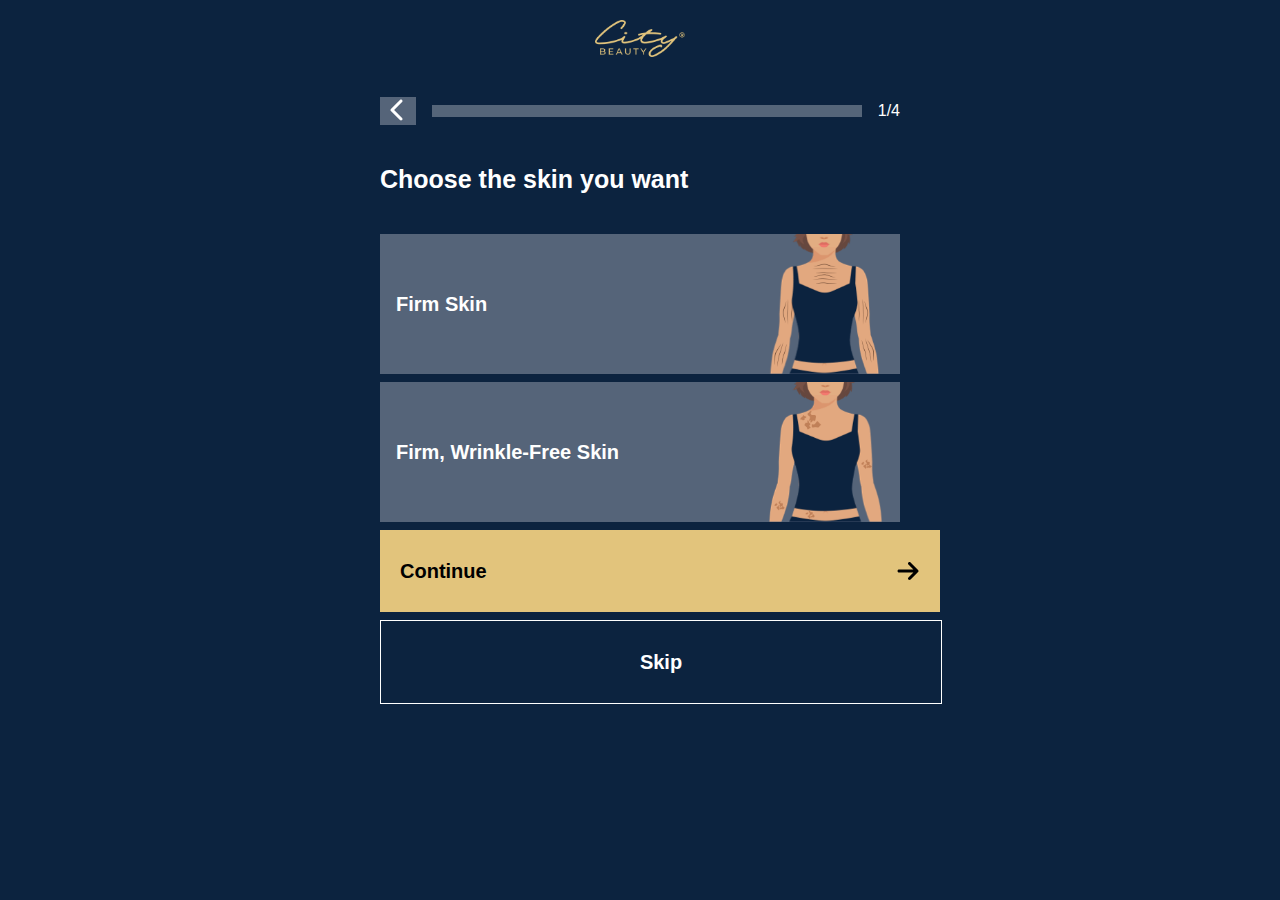
<file: step1.html>
<!DOCTYPE html>
<html lang="en">
<head>
    <meta charset="UTF-8">
    <meta name="viewport" content="width=device-width, initial-scale=1.0">
    <link rel="stylesheet" href="styles.css">
    <title>Quiz Page - Step 1</title>
</head>
<body>
    <img src="city-beauty-logo.png" alt="Image" width="90" height="37" class="img-logo">
    <div class="header">
        <button class="back-button">
            <a><img src="arrow.svg" alt="Back Arrow" width="24" height="24"></a>
        </button>
        <div class="progress-container">
            <div class="progress-bar" id="progressBar1"></div>
        </div>
        <div class="page-indicator">1/4</div>
    </div>
    <!-- Page 1 -->
    <div class="content" id="page1">
        <div class="question">Choose the skin you want</div>
        <button class="choice" id="choice1">Firm Skin</button>
        <button class="choice" id="choice2">Firm, Wrinkle-Free Skin</button>
        <a href="step2.html" class="continue-button" id="continueLink">Continue <img src="arrow-right.svg" alt="Arrow Icon" width="24" height="24"></a>
        <a href="step2.html" class="skip-button" >Skip</a>
    </div>

    <script src="script.js"></script>
</body>
</html>
</file>
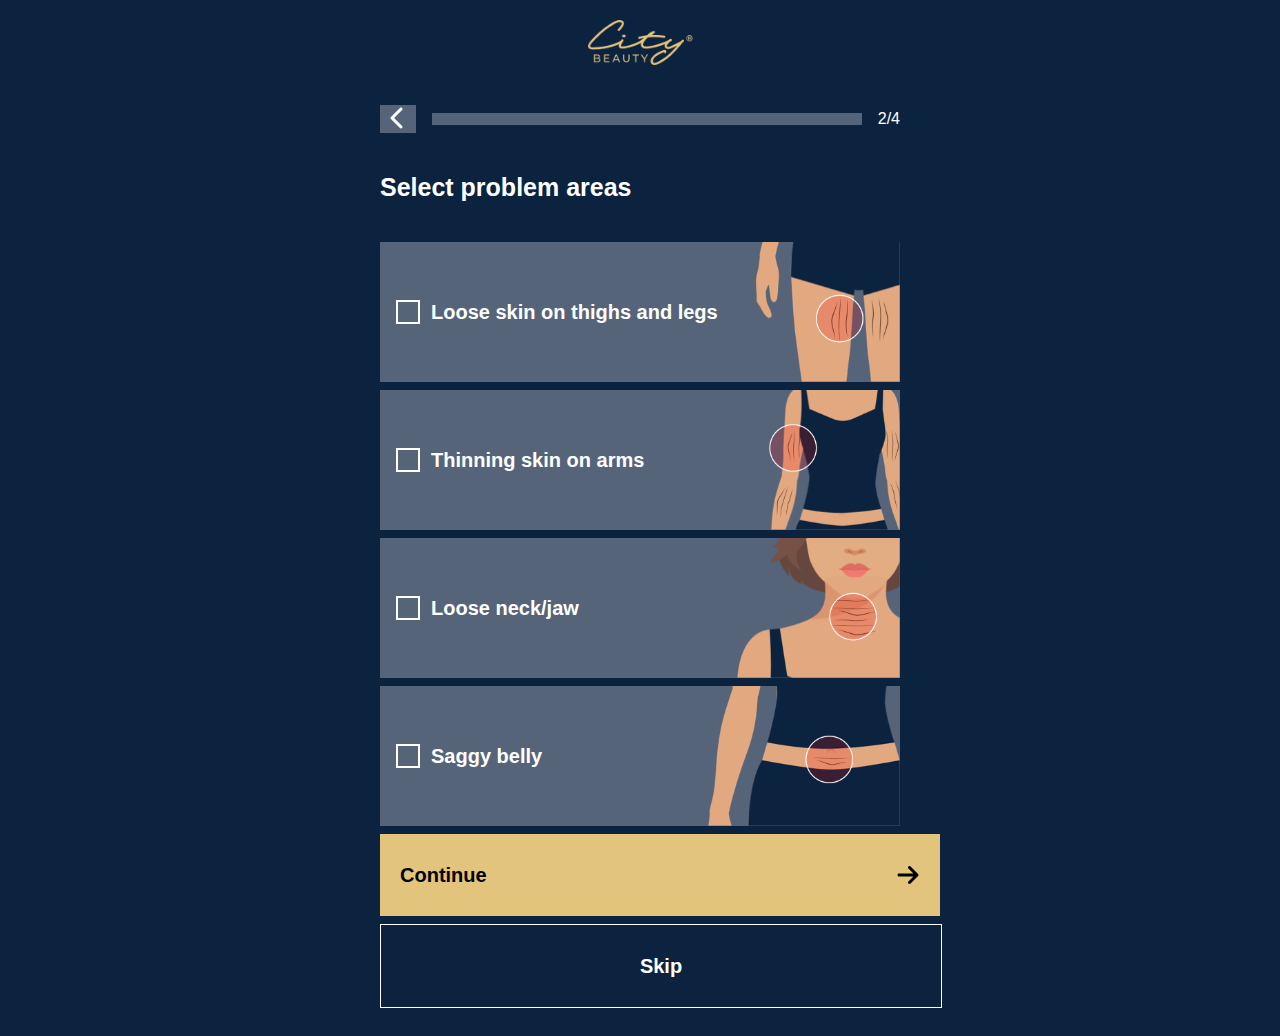
<file: step2.html>
<!DOCTYPE html>
<html lang="en">
<head>
    <meta charset="UTF-8">
    <meta name="viewport" content="width=device-width, initial-scale=1.0">
    <link rel="stylesheet" href="styles.css">
    <title>Quiz Page - Step 2</title>
</head>
<body>
    <img src="city-beauty-logo.png" alt="Image" width="105" height="45" class="img-logo">
    <div class="header">
        <button class="back-button">
            <a href="step1.html"><img src="arrow.svg" alt="Back Arrow" width="24" height="24"></a>
        </button>
        <div class="progress-container">
            <div class="progress-bar" id="progressBar2"></div>
        </div>
        <div class="page-indicator">2/4</div>
    </div>
    <!-- Page 2 -->
    <div class="content" id="page2">
        <div class="question">Select problem areas</div>
        <button class="choice with-checkbox" id="problem1">
            <input type="checkbox" class="choice-checkbox" id="checkbox1" value="Loose skin on thighs and legs">
            <label for="checkbox1">Loose skin on thighs and legs</label>
        </button>
        <button class="choice with-checkbox" id="problem2">
            <input type="checkbox" class="choice-checkbox" id="checkbox2" value="Thinning skin on arms">
            <label for="checkbox2">Thinning skin on arms</label>
        </button>
        <button class="choice with-checkbox" id="problem3">
            <input type="checkbox" class="choice-checkbox" id="checkbox3" value="Loose neck/jaw">
            <label for="checkbox3">Loose neck/jaw</label>
        </button>
        <button class="choice with-checkbox" id="problem4">
            <input type="checkbox" class="choice-checkbox" id="checkbox4" value="Saggy belly">
            <label for="checkbox4">Saggy belly</label>
        </button>
        
        <a href="" class="continue-button" id="continueLink">Continue <img src="arrow-right.svg" alt="Arrow Icon" width="24" height="24"></a>
        <a href="step3.html" class="skip-button" >Skip</a>
    </div>

    <script src="script.js"></script>
</body>
</html>
</file>
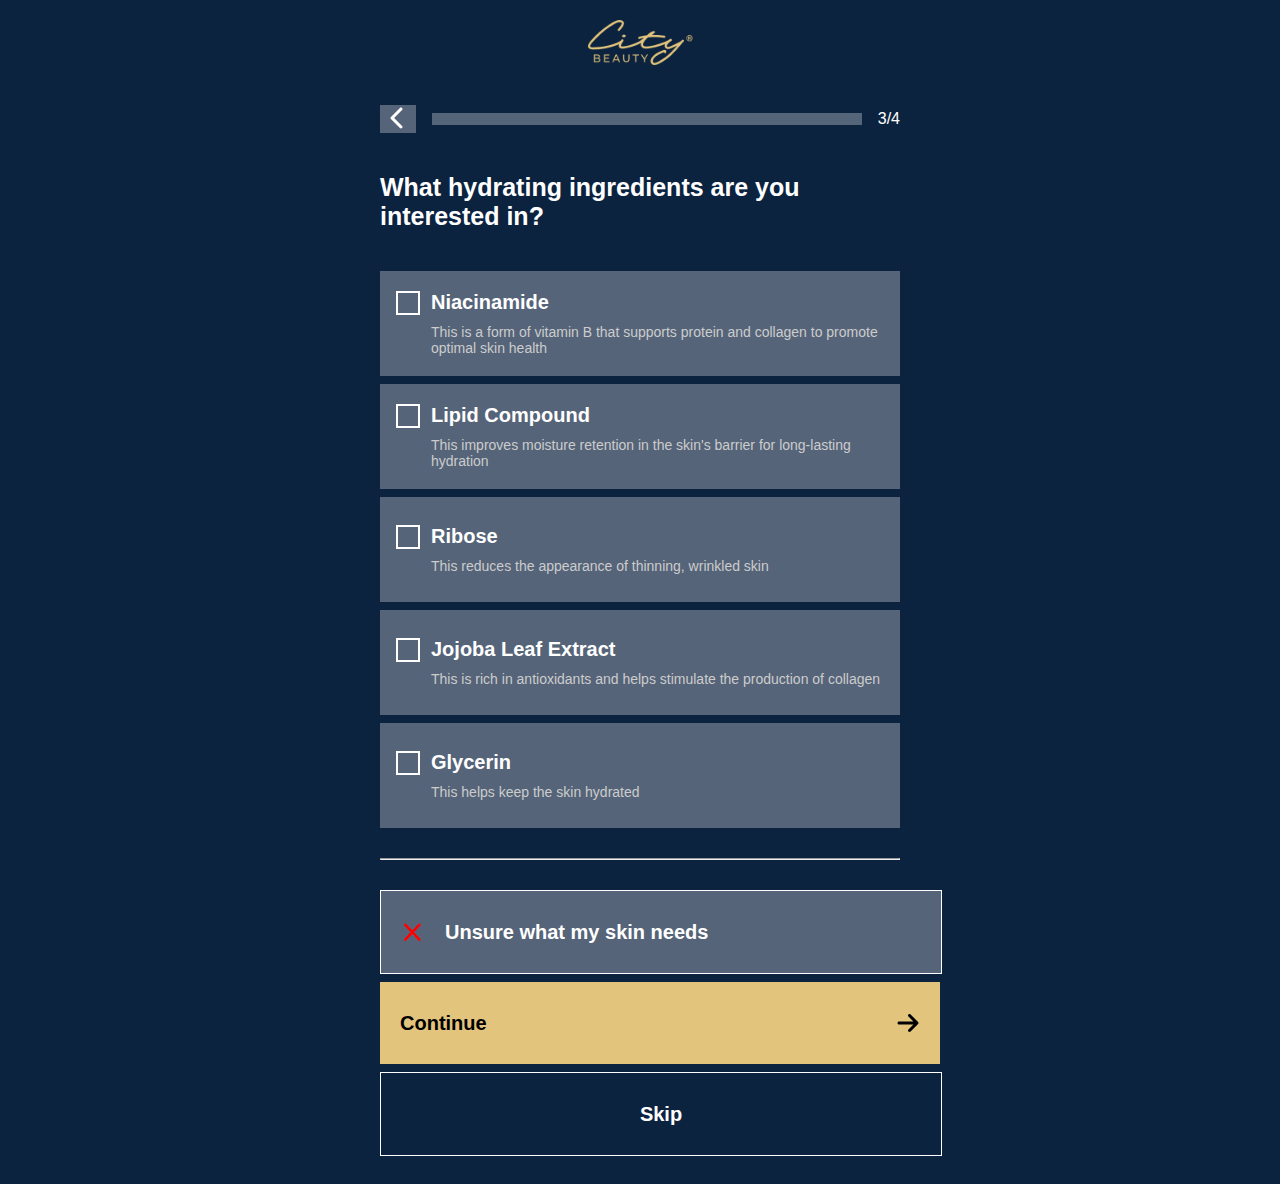
<file: step3.html>
<!DOCTYPE html>
<html lang="en">
<head>
    <meta charset="UTF-8">
    <meta name="viewport" content="width=device-width, initial-scale=1.0">
    <link rel="stylesheet" href="styles.css">
    <title>Quiz Page - Step 3</title>
</head>
<body>
    <img src="city-beauty-logo.png" alt="Image" width="105" height="45" class="img-logo">
    <div class="header">
        <button class="back-button">
            <a href="step2.html"><img src="arrow.svg" alt="Back Arrow" width="24" height="24"></a>
        </button>
        <div class="progress-container">
            <div class="progress-bar" id="progressBar3"></div>
        </div>
        <div class="page-indicator">3/4</div>
    </div>
    <!-- Page 3 -->
    <div class="content" id="page3">
        <div class="question">What hydrating ingredients are you interested in?</div>
        <button class="choice with-checkbox" id="ingredient1">
            <input type="checkbox" class="choice-checkbox" id="checkbox1" value="Niacinamide">
            <label for="checkbox1">Niacinamide</label>
            <span class="description">This is a form of vitamin B that supports protein and collagen to promote optimal skin health</span>
        </button>
        <button class="choice with-checkbox" id="ingredient2">
            <input type="checkbox" class="choice-checkbox" id="checkbox2" value="Lipid Compound">
            <label for="checkbox2">Lipid Compound</label>
            <span class="description">This improves moisture retention in the skin's barrier for long-lasting hydration</span>
        </button>
        <button class="choice with-checkbox" id="ingredient3">
            <input type="checkbox" class="choice-checkbox" id="checkbox3" value="Ribose">
            <label for="checkbox3">Ribose</label>
            <span class="description">This reduces the appearance of thinning, wrinkled skin</span>
        </button>
        <button class="choice with-checkbox" id="ingredient4">
            <input type="checkbox" class="choice-checkbox" id="checkbox4" value="Jojoba Leaf Extract">
            <label for="checkbox4">Jojoba Leaf Extract</label>
            <span class="description">This is rich in antioxidants and helps stimulate the production of collagen</span>
        </button>
        <button class="choice with-checkbox" id="ingredient5">
            <input type="checkbox" class="choice-checkbox" id="checkbox5" value="Glycerin">
            <label for="checkbox5">Glycerin</label>
            <span class="description">This helps keep the skin hydrated</span>
        </button>
        <hr style="margin: 30px 0; color: #556579 !important; background-color: #556579 !important;" />
        <a href="step4.html" class="unsure-button"><img src="x.png" alt="Arrow Icon" width="24" height="24" style="margin-right:20px">Unsure what my skin needs </a>
        <a href="" class="continue-button" id="continueLink">Continue <img src="arrow-right.svg" alt="Arrow Icon" width="24" height="24"></a>
        <a href="step4.html" class="skip-button" >Skip</a>
    </div>

    <script src="script.js"></script>
</body>
</html>
</file>
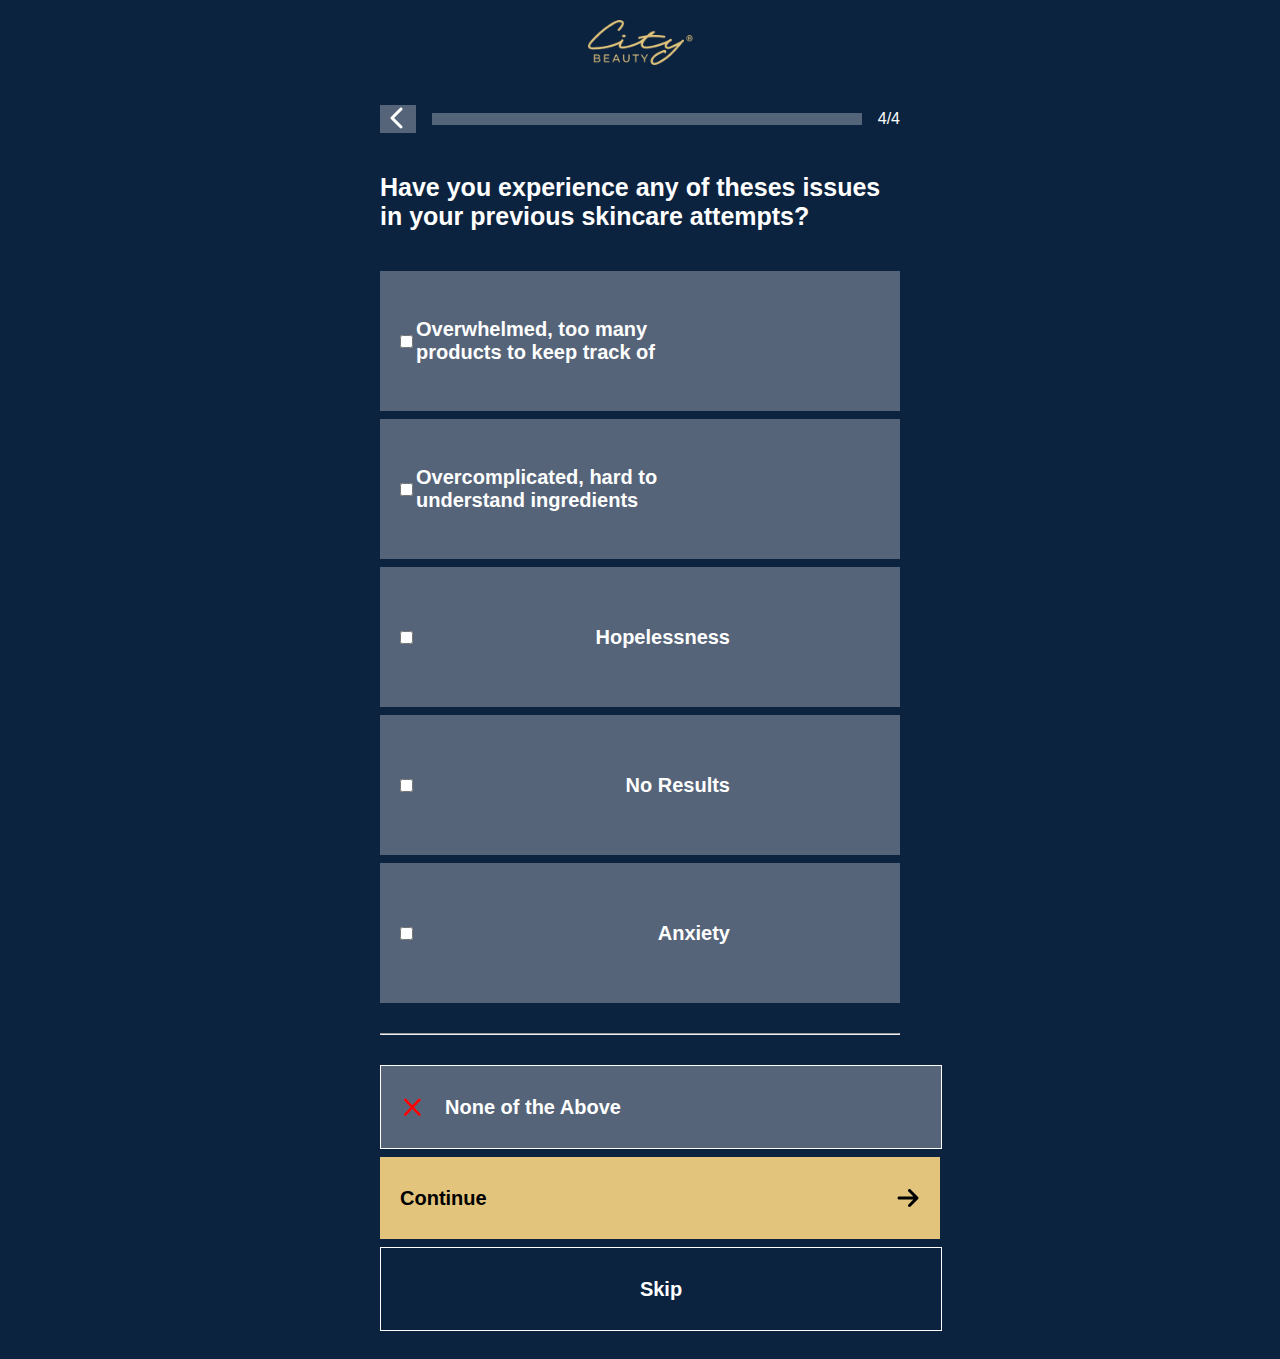
<file: step4.html>
<!DOCTYPE html>
<html lang="en">
<head>
    <meta charset="UTF-8">
    <meta name="viewport" content="width=device-width, initial-scale=1.0">
    <link rel="stylesheet" href="styles.css">
    <title>Quiz Page - Step 4</title>
</head>
<body>
    <img src="city-beauty-logo.png" alt="Image" width="105" height="45" class="img-logo">
    <div class="header">
        <button class="back-button">
            <a href="step3.html"><img src="arrow.svg" alt="Back Arrow" width="24" height="24"></a>
        </button>
        <div class="progress-container">
            <div class="progress-bar" id="progressBar4"></div>
        </div>
        <div class="page-indicator">4/4</div>
    </div>
    <!-- Page 4 -->
    <div class="content" id="page4">
        <div class="question">Have you experience any of theses issues in your previous skincare attempts?</div>
        <button class="choice with-checkbox" id="ingredient1">
            <input type="checkbox" class="choice-checkbox" id="checkbox1" value="Overwhelmed, too many products to keep track of">
            <label for="checkbox1">Overwhelmed, too many products to keep track of</label>
        </button>
        <button class="choice with-checkbox" id="ingredient2">
            <input type="checkbox" class="choice-checkbox" id="checkbox2" value="Overcomplicated, hard to understand ingredients">
            <label for="checkbox2">Overcomplicated, hard to understand ingredients</label>
        </button>
        <button class="choice with-checkbox" id="ingredient4">
            <input type="checkbox" class="choice-checkbox" id="checkbox4" value="Hopelessness">
            <label for="checkbox4">Hopelessness</label>
        </button>
        <button class="choice with-checkbox" id="ingredient5">
            <input type="checkbox" class="choice-checkbox" id="checkbox5" value="No Results">
            <label for="checkbox5">No Results</label>
        </button>
        <button class="choice with-checkbox" id="ingredient5">
            <input type="checkbox" class="choice-checkbox" id="checkbox6" value="Anxiety">
            <label for="checkbox6">Anxiety</label>
        </button>
        <hr style="margin: 30px 0; color: #556579 !important; background-color: #556579 !important;" />
        <a class="unsure-button" onclick="submitQuiz()"><img src="x.png" alt="Arrow Icon" width="24" height="24" style="margin-right:20px">None of the Above </a>
        <a class="continue-button" onclick="submitQuiz()" id="continueLink">Continue <img src="arrow-right.svg" alt="Arrow Icon" width="24" height="24"></a>
        <a class="skip-button" onclick="submitQuiz()">Skip</a>

        
        <p id="hiddenContent" class="result" style="display:none">Thanks for sharing! <span class="result-description">We've discovered that a lot of people have faced the same setbacks. City Beauty has a clear one-step treatment that is easy to follow with long-term results. In less than two minutes, you will feel better than ever.</span></p>
    </div>

    <script src="script.js"></script>
</body>
</html>
</file>
<file: styles.css>
/* General styling for the entire page */
body {
  font-family: 'Work Sans', sans-serif; /* Use Work Sans as the font */
  background-color: #0C233F;
  display: flex;
  flex-direction: column;
  align-items: center;
  justify-content: center;
  margin: 0;
  padding: 20px;
  color: #fff;
}

/* Header styling */
.header {
  display: flex;
  align-items: center; /* Vertical center alignment for all elements */
  justify-content: space-between;
  width: 520px;
  margin-bottom: 20px;
}

/* Back button styling */
.back-button {
  background-color: #556479;
  border: none;
  color: #fff;
  font-size: 9px;
  cursor: pointer;
  transition: color 0.3s;
}

.back-button:hover {
  color: #E2C47C;
}

/* Page indicator styling */
.page-indicator {
  font-size: 16px;
  color: #fff;
  margin-left: auto; /* Push the page indicator to the right */
}

/* Content container styling */
.content {
  width: 520px;
}

/* Common styling for questions, choices, continue button, and progress container */
.question,
.choice,
.continue-button,
.progress-container {
  width: 520px; /* Set the same width for all elements */
}

/* Question styling */
.question {
  font-size: 25px;
  font-weight: bold;
  margin-top: 20px;
  margin-bottom: 40px;
  text-align: left;
}

/* Choice styling */
.choice {
  background-color: #556479;
  border: none;
  color: #fff;
  font-size: 20px;
  font-weight: bold;
  height: 140px;
  margin: 8px 0;
  cursor: pointer;
  transition: background-color 0.3s;
  display: flex;
  align-items: center;
  justify-content: space-between; /* Align content horizontally */
  padding: 0 16px; /* Add some padding for spacing */
  max-width: 100%; /* Ensure the choice doesn't exceed 100% width of its container */
  background-repeat: no-repeat; /* Prevent image repetition */
  background-size: auto 100%; /* Set the image size to auto width and full height */
  background-position: right center; /* Position the image on the right */
  padding-right: 170px;
  text-align: left;
}

/* Background images for choices on Page 1 */
.content#page1 #choice1 {
  background-image: url("imgs/intro-crepey-skin.png");
}

.content#page1 #choice2 {
  background-image: url("imgs/intro-dry-flaky.png");
}

.content#page1 #choice3 {
  background-image: url("imgs/intro-firmer.png");
}

/* Continue button styling */
.continue-button {
  background-color: #E2C47C;
  border: none;
  color: #000;
  font-weight: bold;
  font-size: 20px;
  height: 82px;
  margin: 8px 0;
  cursor: pointer;
  transition: background-color 0.3s;
  display: flex;
  align-items: center;
  justify-content: space-between;
  padding-left: 20px;
  padding-right: 20px;
  width: 100%; /* Make the button take the full width of its container */
  max-width: 100%; /* Ensure the button doesn't exceed 100% width of its container */
  text-decoration: none; /* Remove text decoration */
}

/* Skip button styling */
.skip-button {
  background-color: transparent;
  border: 1px solid white;
  color: #fff;
  font-weight: bold;
  font-size: 20px;
  height: 82px;
  margin: 8px 0;
  cursor: pointer;
  transition: background-color 0.3s;
  display: flex;
  align-items: center;
  justify-content: center;
  padding-left: 20px;
  padding-right: 20px;
  width: 100%; /* Make the button take the full width of its container */
  max-width: 100%; /* Ensure the button doesn't exceed 100% width of its container */
  text-decoration: none; /* Remove text decoration */
}

/* Result styling */
.result {
  border: 1px solid white;
  color: #fff;
  font-weight: bold;
  font-size: 20px;
  height: 82px;
  margin: 8px 0;
  cursor: pointer;
  transition: background-color 0.3s;
  display: flex;
  align-items: flex-start;
  justify-content: center;
  flex-direction: column;
  padding: 20px;
  margin-top: 45px;
  width: 480px; /* Make the button take the full width of its container */
  max-width: 100%; /* Ensure the button doesn't exceed 100% width of its container */
  text-decoration: none; /* Remove text decoration */
}

/* Unsure button styling */
.unsure-button {
  background-color: #556479;
  border: 1px solid white;
  color: #fff;
  font-weight: bold;
  font-size: 20px;
  height: 82px;
  margin: 8px 0;
  cursor: pointer;
  transition: background-color 0.3s;
  display: flex;
  align-items: center;
  justify-content: flex-start;
  padding-left: 20px;
  padding-right: 20px;
  width: 100%; /* Make the button take the full width of its container */
  max-width: 100%; /* Ensure the button doesn't exceed 100% width of its container */
  text-decoration: none; /* Remove text decoration */
}

/* Disabled state for continue button */
button.continue-button.disabled {
  background-color: #8D8463;
  opacity: 0.6;
  pointer-events: none; /* Disable pointer events to prevent clicks */
}

/* Progress container styling */
.progress-container {
  width: 520px; /* Set the same width as other elements */
  background-color: #556579;
  height: 12px;
  margin: 0 16px;
}

/* Progress bar styling */
.progress-bar {
  width: 0;
  height: 100%;
  background-color: #E2C47C;
  transition: width 0.3s;
}

/* Keyframes for progress bar animation on Page 1 */
.progress-bar#progressBar1 {
  animation: progressAnimation1 3s ease forwards;
}

@keyframes progressAnimation1 {
  0% {
    width: 0%;
  }
  100% {
    width: 20%;
  }
}

/* Keyframes for progress bar animation on Page 2 */
.progress-bar#progressBar2 {
  animation: progressAnimation2 3s ease forwards;
}

@keyframes progressAnimation2 {
  0% {
    width: 20%;
  }
  100% {
    width: 40%;
  }
}

/* Keyframes for progress bar animation on Page 3 */
.progress-bar#progressBar3 {
  animation: progressAnimation3 3s ease forwards;
}

@keyframes progressAnimation3 {
  0% {
    width: 40%;
  }
  100% {
    width: 75%;
  }
}

/* Keyframes for progress bar animation on Page 4 */
.progress-bar#progressBar4 {
  animation: progressAnimation4 3s ease forwards;
}

@keyframes progressAnimation4 {
  0% {
    width: 75%;
  }
  100% {
    width: 100%;
  }
}

/* Selected choice styling */
.choice.selected {
  border: 2px solid #E2C47C;
  background-color: #556479;
  color: #E2C47C;
  cursor: not-allowed;
}

/* Logo image styling */
.img-logo {
  margin-bottom: 40px;
}

/* Custom radio button styling */
.custom-radio {
  display: flex;
  align-items: center;
  margin-bottom: 10px;
  cursor: pointer;
}

/* Hide default radio input */
.choice-input {
  display: none;
}

/* Custom radio box styling */
.custom-radio-box {
  width: 20px;
  height: 20px;
  border: 2px solid #556479;
  margin-right: 10px;
  border-radius: 3px;
  background-color: transparent;
  position: relative;
}

/* Styling for the radio button indicator */
.custom-radio-box::before {
  content: '';
  width: 10px;
  height: 10px;
  background-color: #556479;
  border-radius: 50%;
  position: absolute;
  top: 50%;
  left: 50%;
  transform: translate(-50%, -50%) scale(0);
  transition: transform 0.3s;
}

/* Styling for the radio button indicator when checked */
.choice-input:checked + .custom-radio-box::before {
  transform: translate(-50%, -50%) scale(1);
}

/* Styling for choices on Page 2 with checkboxes */
.content#page2 .choice.with-checkbox {
  background-color: #556479;
  border: none;
  color: #fff;
  font-size: 20px;
  font-weight: bold;
  height: 140px; /* Same height as Page 1 */
  margin: 8px 0;
  cursor: pointer;
  transition: background-color 0.3s;
  display: flex;
  align-items: center;
  justify-content: space-between;
  padding: 0 16px;
  max-width: 100%;
  background-repeat: no-repeat;
  background-size: auto 100%;
  background-position: right center;
}

/* Background images for choices on Page 2 */
.content#page2 .choice.with-checkbox#problem1 {
  background-image: url("imgs/pg-2-thighs.png");
}

.content#page2 .choice.with-checkbox#problem2 {
  background-image: url("imgs/pg-2-thin-arms.png");
}

.content#page2 .choice.with-checkbox#problem3 {
  background-image: url("imgs/pg-2-loose-neck.png");
}

.content#page2 .choice.with-checkbox#problem4 {
  background-image: url("imgs/pg-2-saggy-belly.png");
}

/* Hide default checkbox on Page 2 */
.content#page2 .choice input[type="checkbox"] {
  display: none;
}

/* Styling for the custom checkbox */
.content#page2 .choice-checkbox {
  position: absolute;
  opacity: 0;
}

/* Styling for the custom checkbox label */
.content#page2 .choice-checkbox + label {
  position: relative;
  padding-left: 35px;
  cursor: pointer;
}

/* Styling for the custom checkbox indicator */
.content#page2 .choice-checkbox + label::before {
  content: "";
  position: absolute;
  left: 0;
  top: 50%;
  transform: translateY(-50%);
  width: 20px;
  height: 20px;
  border: 2px solid #fff;
  background-color: #556479;
  transition: background-color 0.3s;
}

/* Styling for the checkmark when checkbox is checked */
.content#page2 .choice-checkbox:checked + label::after {
  content: "✓";
  position: absolute;
  top: 50%;
  left: 5px;
  transform: translateY(-50%);
  font-size: 24px;
  color: #E2C47C;
}

/* Highlight the selected choice on Page 2 */
.content#page2 .choice.selected {
  border: 2px solid #E2C47C;
  background-color: #556479;
  color: #fff;
}

/* Styling for Page 3 similar to Page 2 but without a background */
.content#page3 .choice.with-checkbox {
  background-color: #556479;
  border: none;
  color: #fff;
  font-size: 20px;
  font-weight: bold;
  height: 105px;
  margin: 8px 0;
  cursor: pointer;
  transition: background-color 0.3s;
  display: flex;
  align-items: flex-start;
  justify-content: center;
  padding: 0 16px;
  max-width: 100%;
  flex-direction: column; /* Arrange content in a column */
}

/* Hide default checkbox on Page 3 */
.content#page3 .choice input[type="checkbox"] {
  display: none;
}

/* Styling for the custom checkbox on Page 3 */
.content#page3 .choice-checkbox {
  position: absolute;
  opacity: 0;
}

/* Styling for the custom checkbox label on Page 3 */
.content#page3 .choice-checkbox + label {
  position: relative;
  padding-left: 35px;
  cursor: pointer;
  text-align: left;
}

/* Styling for the custom checkbox indicator on Page 3 */
.content#page3 .choice-checkbox + label::before {
  content: "";
  position: absolute;
  left: 0;
  top: 50%;
  transform: translateY(-50%);
  width: 20px;
  height: 20px;
  border: 2px solid #fff;
  transition: background-color 0.3s;
}

/* Styling for the checkmark when checkbox is checked on Page 3 */
.content#page3 .choice-checkbox:checked + label::after {
  content: "✓";
  position: absolute;
  top: 50%;
  left: 5px;
  transform: translateY(-50%);
  font-size: 24px;
  color: #E2C47C;
}

/* Highlight the selected choice on Page 3 */
.content#page3 .choice.selected {
  border: 2px solid #E2C47C;
  color: #fff;
}

/* Styling for choice content on Page 3 */
.content#page3 span {
  font-size: 18px;
  color: #fff;
}

/* Styling for choice description on Page 3 */
.content#page3 .description {
  font-size: 14px;
  color: #ccc;
  text-align: left;
  margin-left: 35px;
  margin-top: 10px;
  font-weight: 400;
}

/* Styling for Page 7 similar to Page 3 but with radio buttons */
.content#page7 .choice.with-radio {
  background-color: #556479;
  border: none;
  color: #fff;
  font-size: 20px;
  font-weight: bold;
  height: 105px;
  margin: 8px 0;
  cursor: pointer;
  transition: background-color 0.3s;
  display: flex;
  align-items: flex-start;
  justify-content: center;
  padding: 0 16px;
  max-width: 100%;
  flex-direction: column; /* Arrange content in a column */
}

/* Hide default radio input on Page 7 */
.content#page7 .choice input[type="radio"] {
  display: none;
}

/* Styling for the custom radio input on Page 7 */
.content#page7 .choice-radio {
  position: absolute;
  opacity: 0;
}

/* Styling for the custom radio label on Page 7 */
.content#page7 .choice-radio + label {
  position: relative;
  padding-left: 40px;
  cursor: pointer;
  text-align: left;
}

/* Styling for the custom radio indicator on Page 7 */
.content#page7 .choice-radio + label::before {
  content: "";
  position: absolute;
  left: -2px;
  top: 55%;
  transform: translateY(-50%);
  width: 30px;
  height: 30px;
  border: 2px solid #fff;
  transition: background-color 0.3s;
  border-radius: 100%;
}

/* Styling for the checkmark when radio is checked on Page 7 */
.content#page7 .choice-radio:checked + label::after {
  content: "⬤";
  position: absolute;
  top: 50%;
  left: 5px;
  transform: translateY(-50%);
  font-size: 24px;
  color: #E2C47C;
}

/* Highlight the selected choice on Page 7 */
.content#page7 .choice.selected {
  border: 2px solid #E2C47C;
  color: #fff;
}

/* Styling for choice content on Page 7 */
.content#page7 span {
  font-size: 18px;
  color: #fff;
}

/* Styling for choice description on Page 7 */
.content#page7 .description {
  font-size: 14px;
  color: #ccc;
  text-align: left;
  margin-left: 35px;
  margin-top: 10px;
  font-weight: 400;
}

/* Styling for Page 8 similar to Page 2 with checkboxes */
.content#page8 .choice.with-checkbox {
  background-color: #556479;
  border: none;
  color: #fff;
  font-size: 20px;
  font-weight: bold;
  height: 105px;
  margin: 8px 0;
  cursor: pointer;
  transition: background-color 0.3s;
  display: flex;
  align-items: flex-start;
  justify-content: center;
  padding: 0 16px;
  max-width: 100%;
  flex-direction: column; /* Arrange content in a column */
}

/* Hide default checkbox on Page 8 */
.content#page8 .choice input[type="checkbox"] {
  display: none;
}

/* Styling for the custom checkbox on Page 8 */
.content#page8 .choice-checkbox {
  position: absolute;
  opacity: 0;
}

/* Styling for the custom checkbox label on Page 8 */
.content#page8 .choice-checkbox + label {
  position: relative;
  padding-left: 35px;
  cursor: pointer;
  text-align: left;
}

/* Styling for the custom checkbox indicator on Page 8 */
.content#page8 .choice-checkbox + label::before {
  content: "";
  position: absolute;
  left: 0;
  top: 50%;
  transform: translateY(-50%);
  width: 20px;
  height: 20px;
  border: 2px solid #fff;
  transition: background-color 0.3s;
}

/* Styling for the checkmark when checkbox is checked on Page 8 */
.content#page8 .choice-checkbox:checked + label::after {
  content: "✓";
  position: absolute;
  top: 50%;
  left: 5px;
  transform: translateY(-50%);
  font-size: 24px;
  color: #E2C47C;
}

/* Highlight the selected choice on Page 8 */
.content#page8 .choice.selected {
  border: 2px solid #E2C47C;
  color: #fff;
}

/* Styling for choice content on Page 8 */
.content#page8 span {
  font-size: 18px;
  color: #fff;
}

/* Styling for choice description on Page 8 */
.content#page8 .description {
  font-size: 14px;
  color: #ccc;
  text-align: left;
  margin-left: 35px;
  margin-top: 10px;
  font-weight: 400;
}

/* Styling for result description */
.result-description {
  font-size: 14px !important;
  color: #ccc;
  text-align: left;
  margin-top: 10px;
  font-weight: 400;
}

/* Styling for content with image */
.content-with-img {
  display: flex;
  justify-content: center;
  padding-top: 40px;
}

/* Styling for content-level */
.content-level {
  background-color: #556579;
  display: flex;
  align-items: flex-start;
  justify-content: space-between;
  flex-direction: column;
  padding: 16px;
  width: 485px;
  max-width: 100%;
  margin: 8px 0;
}

/* Styling for content-level label */
.content-level label {
  font-size: 16px;
  color: #fff;
  flex: 1;
  margin-right: 10px;
}

/* Styling for content-level progress bar */
.content-level .progress-bar {
  flex: 5;
  height: 12px;
  background-color: #556479;
}

/* Styling for content-level progress indicator */
.content-level .progress-indicator {
  font-size: 16px;
  color: #fff;
  flex: 1;
  text-align: right;
}

/* Styling for page progress */
.page-progress {
  font-size: 14px;
  color: #fff;
  margin-top: 10px;
}

/* Styling for results page */
.results {
  display: flex;
  flex-direction: column;
  align-items: center;
  padding-top: 40px;
}

/* Styling for results title */
.results-title {
  font-size: 28px;
  font-weight: bold;
  margin-bottom: 20px;
}

/* Styling for result cards container */
.result-cards {
  display: flex;
  flex-wrap: wrap;
  justify-content: space-between;
}

/* Styling for result card */
.result-card {
  width: calc(33.33% - 20px);
  background-color: #556479;
  margin-bottom: 20px;
  border: 1px solid #E2C47C;
  text-align: center;
  padding: 20px;
  border-radius: 8px;
}

/* Styling for result card title */
.result-card h2 {
  font-size: 20px;
  font-weight: bold;
  color: #fff;
  margin-bottom: 10px;
}

/* Styling for result card description */
.result-card p {
  font-size: 16px;
  color: #ccc;
  margin-bottom: 10px;
}

/* Styling for result card image */
.result-card img {
  max-width: 100%;
  height: auto;
  border-radius: 8px;
}

/* Styling for result card button */
.result-card button {
  background-color: #E2C47C;
  border: none;
  color: #000;
  font-weight: bold;
  font-size: 18px;
  height: 50px;
  margin: 8px 0;
  cursor: pointer;
  transition: background-color 0.3s;
  width: 100%;
  max-width: 100%;
  text-decoration: none;
  border-radius: 8px;
}

/* Styling for result card button on hover */
.result-card button:hover {
  background-color: #fff;
  color: #000;
}

/* Styling for result card button link */
.result-card button a {
  text-decoration: none;
  color: #000;
}

@media (max-width: 768px) { /* tablet view*/
  .content {
    flex-direction: column;
    margin: auto;
    width: 80% !important;
  }
  .question, .choice, .continue-button, .progress-container{
    width: 100%;
  }
  .content-with-img{
    flex-direction: column;
    align-items: center;
  }
  .content-level {
    padding-left: 20px !important;
    width: 94%;
  }
  .content#page1 div{
    padding-left: 0px !important;
  }
  
}

@media (max-width: 475px) {
  body {
      padding: 10px; /* Reduce padding for smaller screens */
    }
  
    /* Adjust the content width and margins */
    .content {
      max-width: 335px; /* Set the maximum width for content */
      margin: 20px; /* Add 20px margins on each side */
      overflow: hidden;
    }
  .choice{
    padding-right: 135px;
  }

  .header {
    width: 85%; /* Make the header full width */
  }

  .continue-button,
  .skip-button,
  .unsure-button {
    width: 100%; /* Make buttons full width */
    padding: 10px; /* Adjust padding for buttons */
    font-size: 16px; /* Adjust font size for buttons */
    height: 50px; /* Adjust height for buttons */
    margin-bottom: 10px; /* Add some margin between buttons */
    max-width: 350px;
  }
  .result{
      width: 90%; /* Make buttons full width */
    padding: 10px; /* Adjust padding for buttons */
    font-size: 16px;
      height: auto;
      margin-bottom: 10px; /* Add some margin between buttons */
      text-align: left;
  }
  .question {
    font-size: 20px; /* Adjust font size for questions */
    width: 100%;
  }

  .choice {
    font-size: 16px; /* Adjust font size for choices */
  }

  .progress-container {
    width: 100%; /* Make progress container full width */
  }

  /* Add any other mobile-specific styles here */

  /* Example: Hide background images for choices on mobile */
  .choice.with-checkbox {
    background-image: none;
  }

  .content#page4{
    max-width: 335px;
  }
  .content-with-img{
    flex-direction: column;
    align-items: center;
  }
  .right{
    width: 100%
  }
  #sliderContainer{
    width: 80% !important;
    margin: auto;
  }
  .skin_type{
    width: 300px;
  }
  .question#mob{
    display: block !important;
  }
  .question#desk{
    display: none;
  }
  #mobile_img{
    display: block !important;
  }
  #desktop_img{
    display: none !important;
  }
}
@media (max-width: 320px) {
  .content {
    max-width: 290px !important;
  }
}
</file>
